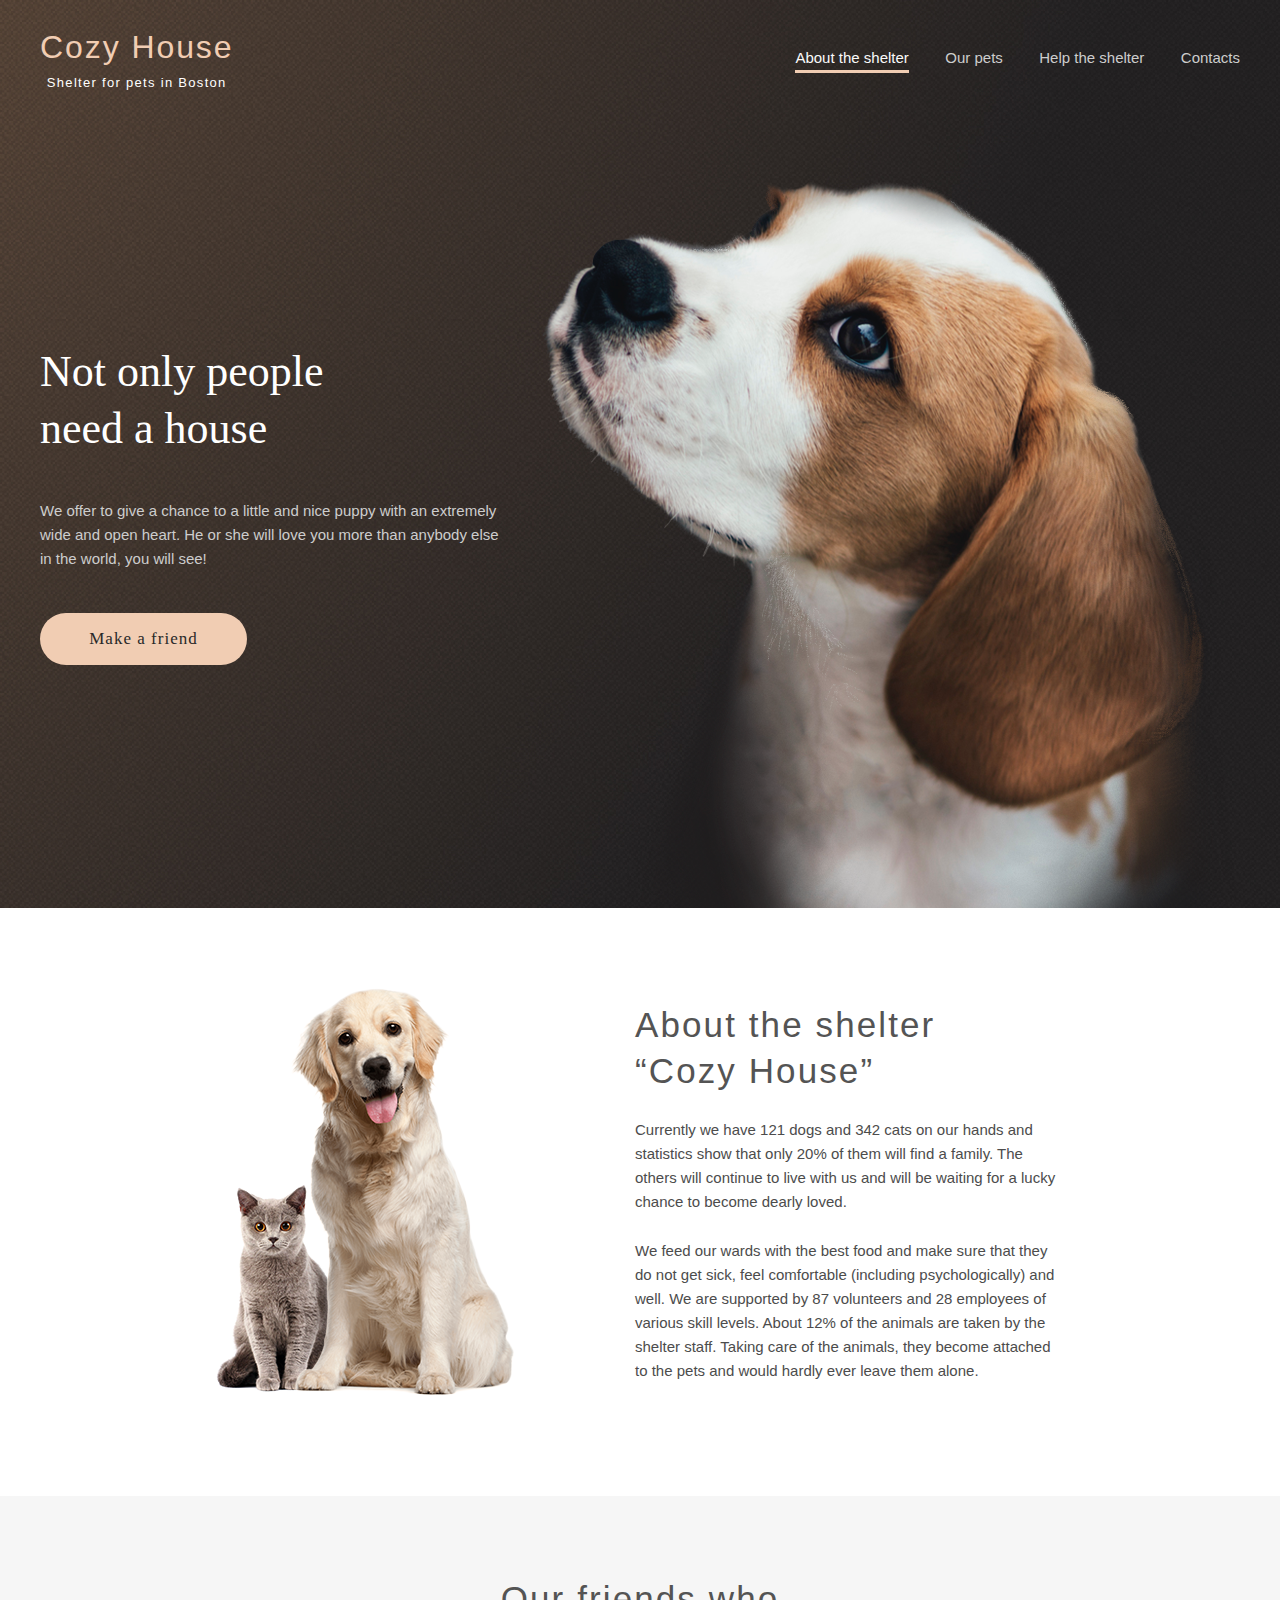
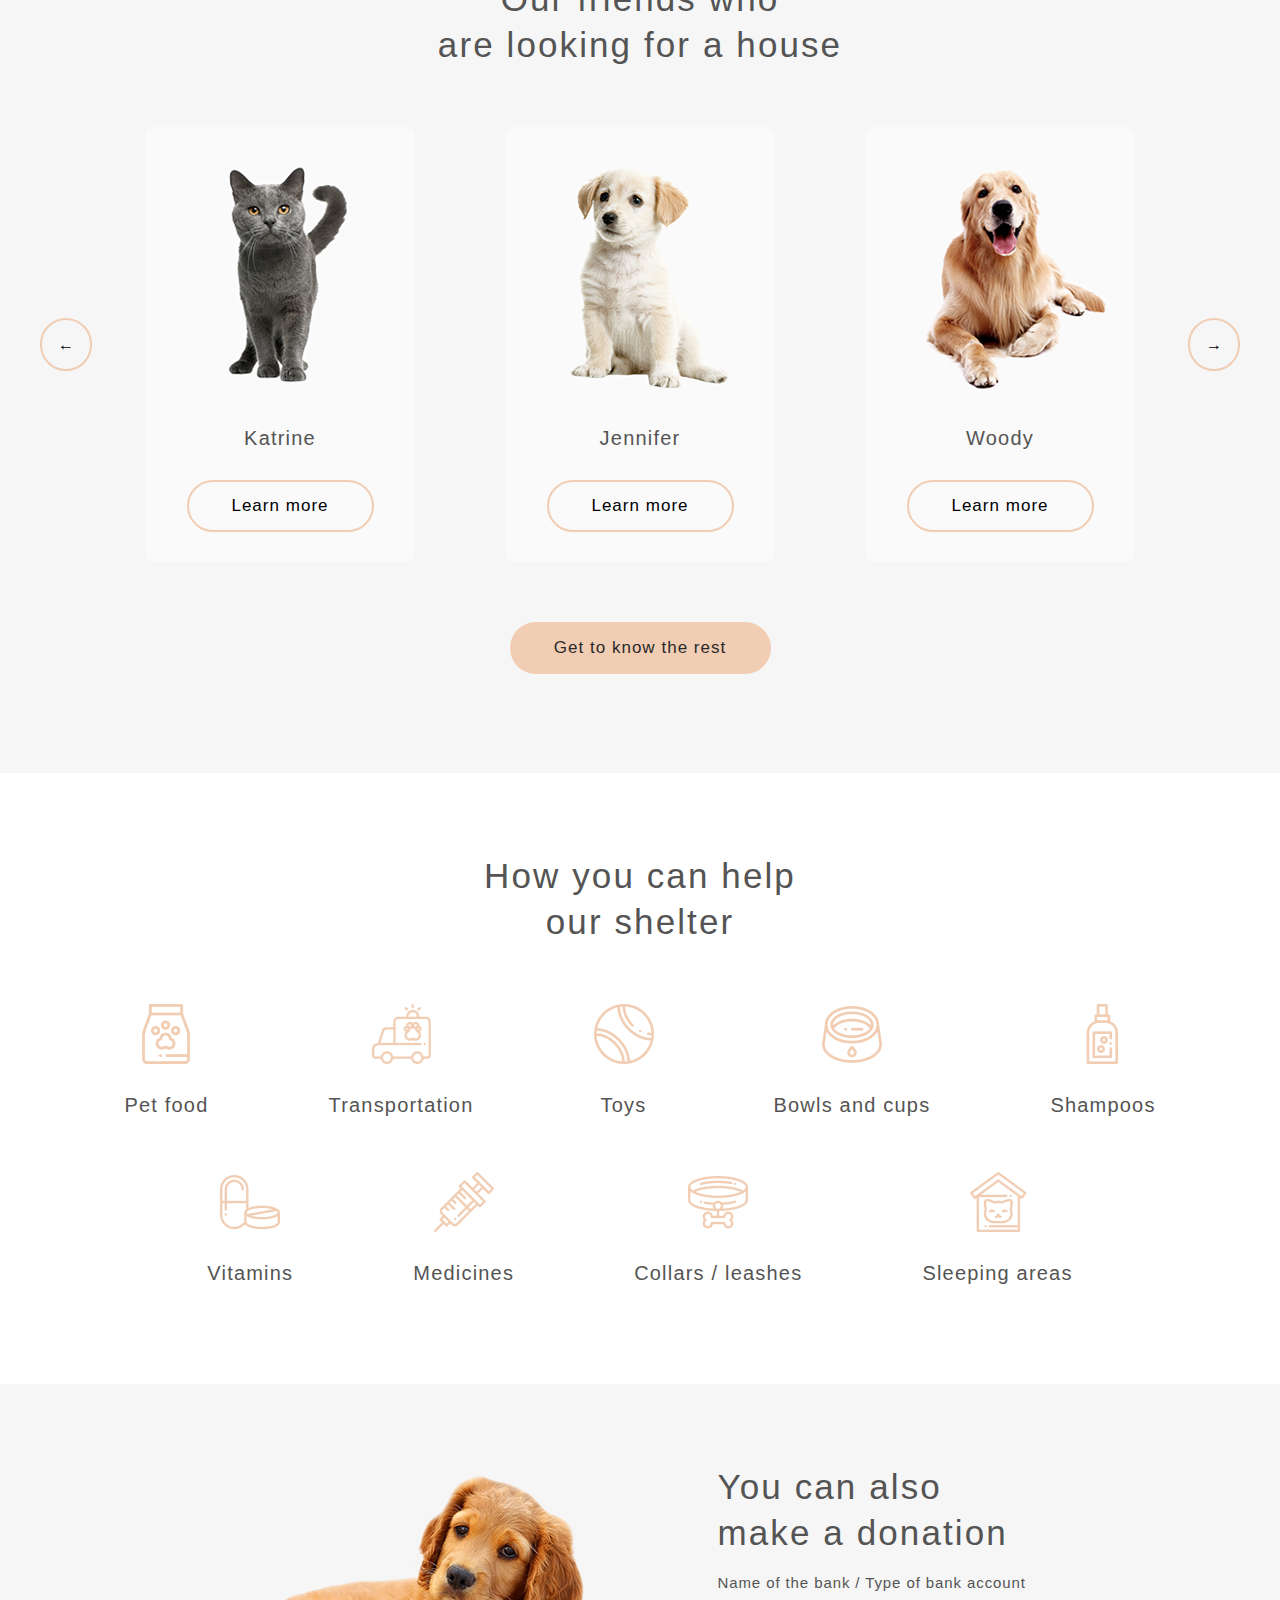
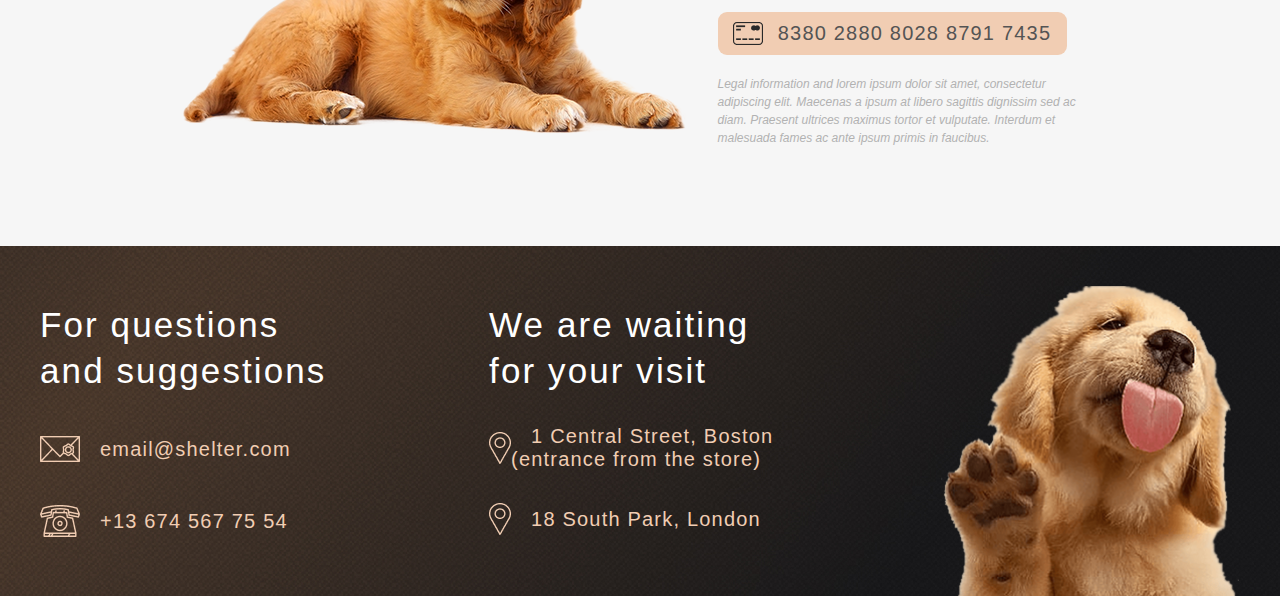
<file: index.html>
<!DOCTYPE html>
<html lang="en">
  <head>
    <meta charset="UTF-8">
    <meta http-equiv="X-UA-Compatible" content="IE=edge">
    <meta name="viewport" content="width=device-width, initial-scale=1.0">
    <link rel="stylesheet" type="text/css" href="./normolize.css">
    <link rel="stylesheet" type="text/css" href="./main.css">
    <link type="image/x-icon" href="./favicon.ico" rel="icon">
    <script src="./main.js"></script>
    <title>Shelter</title>
  </head>
  <body>
    <div class="wrapper">
      <div class="wrapper_cover">
        <div class="container">
          <header>
            <section class="header">
              <div class="header_div">
                <div class="logo">
                  <a href="">
                  <h2 class="upper_logo">Cozy House</h2>
                  <div class="lower_logo">Shelter for pets in Boston</div>
                  </a>
                </div>
                <nav class="menu">
                  <ul>
                    <li><a href="#" class="menu_link about_the">About the shelter</a></li>
                    <li><a href="./our_pets.html" class="menu_link">Our pets</a></li>
                    <li><a href="#Help_the_shelter" class="menu_link">Help the shelter</a></li>
                    <li><a href="#contacts" class="menu_link">Contacts</a></li>
                  </ul>
                </nav>
              </div>
            </section>
            <section class="about">
              <div class="start_content">
                <div class="start">
                  <div class="start_body">
                    <h1 class="start_h1">Not only people need a house</h1>
                    <p class="start_p">
                      We offer to give a chance to a little and nice puppy with an extremely wide and open heart. He or she will love you more than anybody else in the world, you will see!
                    </p>
                    <a href="#Our_pets"><button class="make_a_friend_btn">Make a friend</button></a>
                  </div>
              </div>
              <div class="start_image">
                <img
              src="./start-screen-puppy.png"
              alt="dog">
              </div>
            </div>
            </section>
          </header>
          </div>
        </div>
      </div>
          <main>
            <div class="wrapper">
            <section class="about">
              <div class="container">
                <div class="about_content">
                  <img class="about_img" src="./about-pets.png" alt="dog and cat">
                  <div class="about_text">
                    <h2 class="about_h2">About the shelter “Cozy House”</h2>
                    <p class="about_p">Currently we have 121 dogs and 342 cats on our hands and statistics show that only 20% of them will find a family. The others will continue to live with us and will be waiting for a lucky chance to become dearly loved.</p>
                    <p class="about_p">We feed our wards with the best food and make sure that they do not get sick, feel comfortable (including psychologically) and well. We are supported by 87 volunteers and 28 employees of various skill levels. About 12% of the animals are taken by the shelter staff. Taking care of the animals, they become attached to the pets and would hardly ever leave them alone.</p>
                  </div>
                </div>
              </div>
            </section>
            </div>
            <div class="wrapper">
            <div class="pets_cover">
            <section class="our_friends" id="Our_pets">
              <div class="container">
                <div class="pets_content">
                  <h2 class="pets_h2">Our friends who <br>
                    are looking for a house</h2>
                    <div class="sidebar">
                      <button class="arrow_sidebar   arrow_left">&#8592;</button>
                        <div class="card">
                          <img class="card_img" alt="cat Katrine" src="./pets-katrine.png">
                          <p class="card_p">Katrine</p>
                          <button class="card_btn">Learn more</button>
                        </div>
                        <div class="card first_jenifer">
                          <img class="card_img" alt=" dog Jennifer" src="./pets-jennifer.png">
                          <p class="card_p">Jennifer</p>
                          <button class="card_btn">Learn more</button>
                        </div>
                        <div class="card last_woody">
                          <img class="card_img" alt="dog Woody" src="./pets-woody.png">
                          <p class="card_p">Woody</p>
                          <button class="card_btn">Learn more</button>
                        </div>
                      <button class="arrow_sidebar arrow_right">&#8594;</button>
                    </div>
                    <a href="./our_pets.html"><button class="pets_btn">Get to know the rest</button></a>
                </div>
              </div>
            </section>
          </div>
          </div>
            <section class="help" id="Help_the_shelter" >
              <div class="wrapper">
                  <div class="container">
                    <div class="help_content">
                      <h2 class="help_h2">How you can help<br> our shelter</h2>
                      <div class="list">
                        <div class="list_box">
                          <img class="list_box_img" src="./icon-pet-food.png" alt="Pet food">
                          <p class="list_box_p">Pet food</p>
                        </div>
                        <div class="list_box">
                          <img class="list_box_img" src="./icon-transportation.png" alt="Transportation">
                          <p class="list_box_p">Transportation</p>
                        </div>
                        <div class="list_box">
                          <img class="list_box_img" src="./icon-toys.png" alt="Toys">
                          <p class="list_box_p">Toys</p>
                        </div>
                        <div class="list_box">
                          <img class="list_box_img" src="./icon-bowls-and-cups.png" alt="Bowls and cups">
                          <p class="list_box_p">Bowls and cups</p>
                        </div>
                        <div class="list_box last_child">
                          <img class="list_box_img" src="./icon-shampoos.png" alt="Shampoos">
                          <p class="list_box_p">Shampoos</p>
                        </div>
                        <div class="list_box">
                          <img class="list_box_img" src="./icon-vitamins.png" alt="Vitamins">
                          <p class="list_box_p">Vitamins</p>
                        </div>
                        <div class="list_box">
                          <img class="list_box_img" src="./icon-medicines.png" alt="Medicines">
                          <p class="list_box_p">Medicines</p>
                        </div>
                        <div class="list_box">
                          <img class="list_box_img" src="./icon-collars-leashes.png" alt="Collars / leashes">
                          <p class="list_box_p">Collars / leashes</p>
                        </div>
                        <div class="list_box last_child_2">
                          <img class="list_box_img" src="./icon-sleeping-area.png" alt="Sleeping areas">
                          <p class="list_box_p">Sleeping areas</p>
                        </div>
                      </div>
                    </div>
                  </div>
              </div>
            </section>
            <section class="in_addition">
              <div class="wrapper">
                <div class="donaton_cover">
                  <div class="container">
                    <div class="donation_content">
                      <img class="img_donation" src="./donation-dog.png" alt="orange dog">
                      <div class="donation_box">
                        <h2 class="donation_h2">You can also <br> make a donation</h2>
                        <p class="donation_p">Name of the bank / Type of bank account</p>
                        <div class="donation_card">
                          <img class="img_card_donation" src="./credit-card.png" alt="credit card">
                          <a href=""><p class="donation_number">8380 2880 8028 8791 7435</p></a>
                        </div>
                        <p class="small_donation_p">Legal information and lorem ipsum dolor sit amet, consectetur adipiscing elit. Maecenas a ipsum at libero sagittis dignissim sed ac diam. Praesent ultrices maximus tortor et vulputate. Interdum et malesuada fames ac ante ipsum primis in faucibus.</p>
                      </div>
                    </div>  
                  </div>
                </div>
              </div>  
            </section>
          </main>
          <footer>
            <section class="footer" id="contacts">
              <div class="wrapper">
                <div class="footer_cover">
                  <div class="container">
                    <div class="footer_content">
                      <div class="contacts_footer">
                        <h2 class="footer_h2_contacts">For questions and suggestions</h2>
                        <div class="emeil">
                          <img class="emeil_img" alt="emeil" src="./icon-email.png">
                          <p class="emeil_text"><a class="link_footer" href="mailto:email@shelter.com">email@shelter.com</a></p>
                        </div>
                        <div class="phone">
                          <img class="phone_img" alt="phone" src="./icon-phone.png">
                          <p class="phone_number"><a class="link_footer" href="tel:+136745677554">+13 674 567 75 54</a></p>
                        </div>
                      </div>
                      <div class="footer_visit">
                        <h2 class="footer_h2_visit">We are waiting for your visit</h2>
                        <div class="adress">
                          <img class="local_img" alt="local" src="./icon-marker.png">
                          <p class="adress_1"><a class="link_footer" href="https://goo.gl/maps/RVjtLUbFLeLNG8XB9" target="_blank">1 Central Street, Boston (entrance from the store)</a></p>
                        </div>
                        <div class="adress">
                          <img class="local_img" alt="local" src="./icon-marker.png">
                          <p class="adress_2"><a class="link_footer" href="https://goo.gl/maps/CykNNMRoRVRaDKs98" target="_blank">18 South Park, London</a></p>
                        </div>
                      </div>
                      <img class="dog_footer_img" src="./footer-puppy.png" alt="orange dog">
                    </div>  
                  </div>  
                </div>  
              </div>
            </section>
          </footer>
  </body>
</html>
</file>
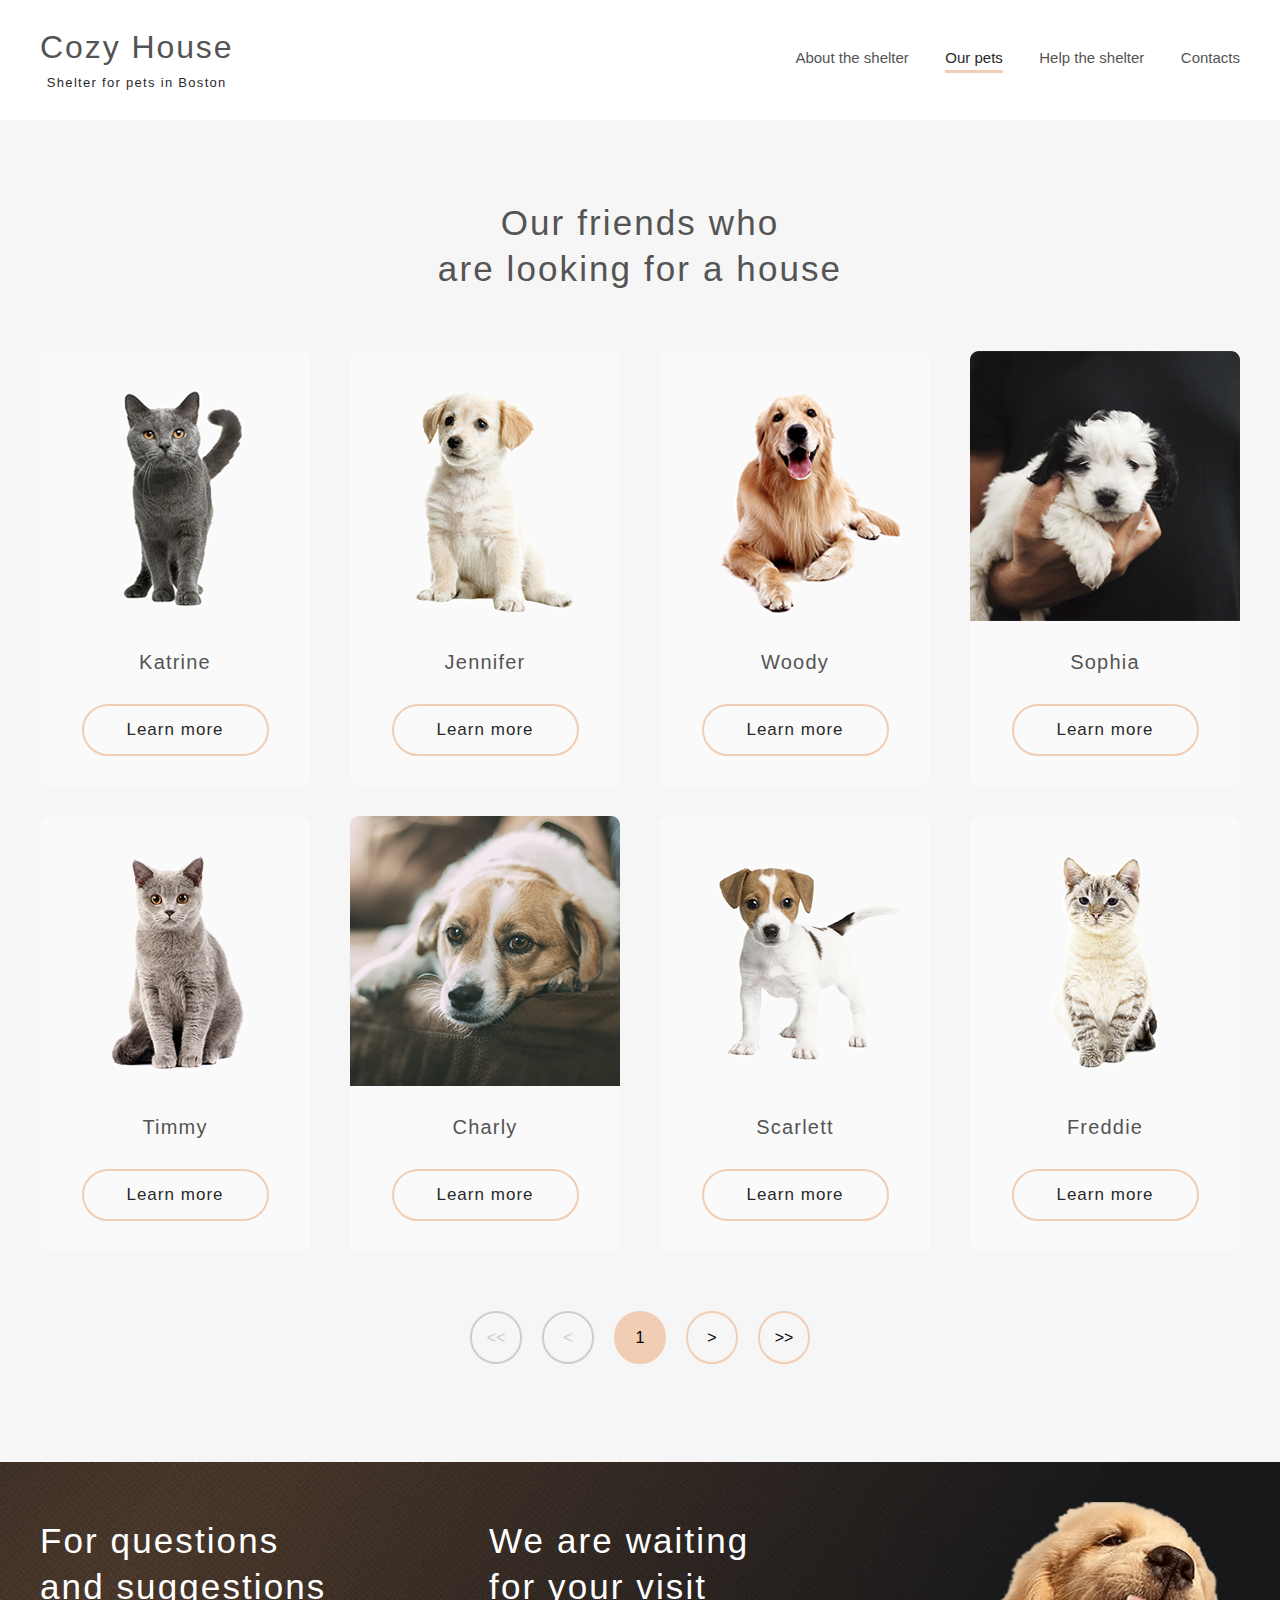
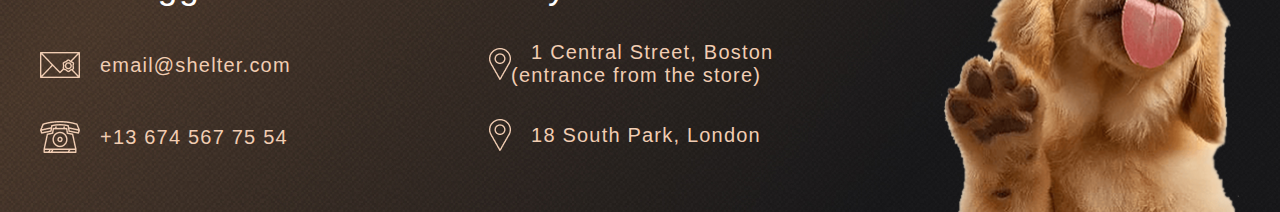
<file: our_pets.html>
<!DOCTYPE html>
<html lang="en">
<head>
    <meta charset="UTF-8">
    <meta http-equiv="X-UA-Compatible" content="IE=edge">
    <meta name="viewport" content="width=device-width, initial-scale=1.0">
    <link rel="stylesheet" href="./normolize.css">
    <link rel="stylesheet" href="./our_pets.css">
    <link type="image/x-icon" href="./favicon.ico" rel="icon">
    <title>Our pets</title>
</head>
<body>
        <div class="wrapper">
            <div class="container">
                <header>
                    <section class="header">
                      <div class="header_div">
                        <div class="logo">
                          <a href="./index.html">
                          <h2 class="upper_logo">Cozy House</h2>
                          <div class="lower_logo">Shelter for pets in Boston</div>
                          </a>
                        </div>
                        <nav class="menu">
                          <ul>
                            <li><a href="./index.html" class="menu_link">About the shelter</a></li>
                            <li><a href="#" class="menu_link  enter">Our pets</a></li>
                            <li><a href="/index.html#Help_the_shelter" class="menu_link">Help the shelter</a></li>
                            <li><a href="#contacts" class="menu_link">Contacts</a></li>
                          </ul>
                        </nav>
                      </div>
                    </section>
                </header>
            </div>
        </div>
    <main>
        <section class="our_friends">
            <div class="wrapper">
                <div class="main_cover">
                    <div class="container">
                        <div class="our_friends_container">
                            <h1 class="our_friends_h1">Our friends who<br>
                                are looking for a house</h1>
                            <div class="div_cards">
                                <div class="card">
                                    <img class="card_img" alt="cat Katrine" src="./pets-katrine.png">
                                    <p class="card_p">Katrine</p>
                                    <button class="card_btn">Learn more</button>
                                  </div>
                                  <div class="card">
                                    <img class="card_img" alt=" dog Jennifer" src="./pets-jennifer.png">
                                    <p class="card_p">Jennifer</p>
                                    <button class="card_btn">Learn more</button>
                                  </div>
                                  <div class="card">
                                    <img class="card_img" alt="dog Woody" src="./pets-woody.png">
                                    <p class="card_p">Woody</p>
                                    <button class="card_btn">Learn more</button>
                                  </div>
                                <div class="card card_320_none">
                                    <img class="card_img" alt="dog Sophia" src="./sophia.png">
                                    <p class="card_p">Sophia</p>
                                    <button class="card_btn">Learn more</button>
                                </div>
                                <div class="card card_320_none">
                                    <img class="card_img" alt="cat Timmy" src="./pets-timmy.png">
                                    <p class="card_p">Timmy</p>
                                    <button class="card_btn">Learn more</button>
                                </div>
                                <div class="card card_320_none">
                                    <img class="card_img" alt="dog Charly" src="./pets-charly.png">
                                    <p class="card_p">Charly</p>
                                    <button class="card_btn">Learn more</button>
                                </div>
                                <div class="card pred_last_card card_320_none">
                                    <img class="card_img" alt="dog Scarlett" src="./scarlet.png">
                                    <p class="card_p">Scarlett</p>
                                    <button class="card_btn">Learn more</button>
                                </div>
                                <div class="card last_card card_320_none">
                                    <img class="card_img" alt="cat Freddie" src="./freddie.png">
                                    <p class="card_p">Freddie</p>
                                    <button class="card_btn">Learn more</button>
                                </div>
                            </div>
                            <div class="navigation_div">
                                <button class="nav_btn back">&lt;&lt;</button>
                                <button class="nav_btn back">&lt;</button>
                                <button class="nav_btn actived">1</button>
                                <button class="nav_btn forward">&gt;</button>
                                <button class="nav_btn forward">&gt;&gt;</button>
                            </div>
                        </div>
                    </div>
                </div>
            </div>
        </section>
    </main>
    <footer>
        <section class="footer" id="contacts">
            <div class="wrapper">
              <div class="footer_cover">
                <div class="container">
                  <div class="footer_content">
                    <div class="contacts_footer">
                      <h2 class="footer_h2_contacts">For questions and suggestions</h2>
                      <div class="emeil">
                        <img class="emeil_img" alt="emeil" src="./icon-email.png">
                        <p class="emeil_text"><a class="link_footer" href="mailto:email@shelter.com">email@shelter.com</a></p>
                      </div>
                      <div class="phone">
                        <img class="phone_img" alt="phone" src="./icon-phone.png">
                        <p class="phone_number"><a class="link_footer" href="tel:+136745677554">+13 674 567 75 54</a></p>
                      </div>
                    </div>
                    <div class="footer_visit">
                      <h2 class="footer_h2_visit">We are waiting for your visit</h2>
                      <div class="adress">
                        <img class="local_img" alt="local" src="./icon-marker.png">
                        <p class="adress_1"><a class="link_footer" href="https://goo.gl/maps/RVjtLUbFLeLNG8XB9" target="_blank">1 Central Street, Boston (entrance from the store)</a></p>
                      </div>
                      <div class="adress">
                        <img class="local_img" alt="local" src="./icon-marker.png">
                        <p class="adress_2"><a class="link_footer" href="https://goo.gl/maps/CykNNMRoRVRaDKs98" target="_blank">18 South Park, London</a></p>
                      </div>
                    </div>
                    <img class="dog_footer_img" src="./footer-puppy.png" alt="orange dog">
                  </div>  
                </div>  
              </div>  
            </div>
          </section>
    </footer>
</body>
</html>
</file>
<file: normolize.css>
* {
	padding: 0px;
	margin: 0px;
	border: none;
}

*,
*::before,
*::after {
	box-sizing: border-box;
}

:focus,
:active {
	/*outline: none;*/
}

a:focus,
a:active {
	/* outline: none;*/
}

/* Links */

a, a:link, a:visited  {
    /* color: inherit; */
    text-decoration: none;
    /* display: inline-block; */
}

a:hover  {
    /* color: inherit; */
    text-decoration: none;
}

/* Common */

aside, nav, footer, header, section, main {
	display: block;
}

h1, h2, h3, h4, h5, h6, p {
    font-size: inherit;
	font-weight: inherit;
}

ul, ul li {
	list-style: none;
}

img {
	vertical-align: top;
}

img, svg {
	max-width: 100%;
	height: auto;
}

address {
  font-style: normal;
}

/* Form */

input, textarea, button, select {
	font-family: inherit;
    font-size: inherit;
    color: inherit;
    background-color: transparent;
}

input::-ms-clear {
	display: none;
}

button, input[type="submit"] {
    display: inline-block;
    box-shadow: none;
    background-color: transparent;
    background: none;
    cursor: pointer;
}

input:focus, input:active,
button:focus, button:active {
    outline: none;
}

button::-moz-focus-inner {
	padding: 0;
	border: 0;
}

label {
	cursor: pointer;
}

legend {
	display: block;
}
</file>
<file: main.css>
body {
    font-family: 'Georgia', sans-serif;
}

html {
    scroll-behavior: smooth;
}

.wrapper {
    min-height: 100%;
    overflow: hidden;
}

.wrapper_cover {
    display: flex;
    background-image: url(./start-screen-gradient-background.jpg);
    background-size: cover;
    height: 908px;
}

.container {
    width: 1280px;
    margin: 0 auto;
    padding: 0px 40px;
}


/* HEADER ////////////////////////////////////////////////// */

.header_div {
    display: flex;
    justify-content: space-between;

    margin-top: 30px;
    height: 60px;
}


.logo {
    padding-right: 20px;
}

.upper_logo {
    font-style: normal;
    font-size: 32px;
    line-height: 110%;
    letter-spacing: 0.06em;
    
    color: #F1CDB3;
}

.lower_logo {
    font-family: 'Arial';
    font-style: normal;
    font-weight: 400;
    font-size: 13px;

    letter-spacing: 0.1em;
    padding-top: 10px;

    color: white;
    
    text-align: center;
}

ul {
    list-style-type: none;

    margin: 0;
    padding: 16px 0px 17px 0px;
}

li {
    display: inline; 
    margin-left: 32px;
}

.menu_link {
    color: #CDCDCD;
    
    font-family: 'Arial';
    font-style: normal;
    font-weight: 400;
    font-size: 15px;
    padding-bottom: 4px;
    line-height: 160%;

    border-bottom: 0px solid #F1CDB3;
}

.menu_link:active {
    border-bottom: 3px solid #F1CDB3;
}

.menu_link:hover{
    color: #FAFAFA;
}

.about_the {
    color: #FAFAFA;
    border-bottom: 3px solid #F1CDB3;
}

/* START ////////////////////////////////////////////////// */

.start {
    display: flex;
    padding-top: 90px;
    justify-content: space-between;
}

.start_content {
    display: flex;
}

.start_body {
    padding-top: 163px;
    margin-right: 42px;
}

.start_h1 {
    font-family: 'Georgia';
    font-style: normal;
    font-weight: 400;
    font-size: 44px;
    line-height: 130%;

    width: 310px;
    color: white;
}

.start_p {
    font-family: 'Arial';
    font-style: normal;
    font-weight: 400;
    font-size: 15px;
    line-height: 160%;

    color: #CDCDCD;

    width: 460px;

    margin-top: 42px;
}

.make_a_friend_btn{
    font-family: 'Georgia';
    font-style: normal;
    font-weight: 400;
    font-size: 17px;
    line-height: 130%;

    width: 207px;
    height: 52px;

    
    line-height: 130%;
    
    letter-spacing: 0.06em;
    color: #292929;
    background: #F1CDB3;
    border-radius: 100px;
    margin-top: 42px;

}

.make_a_friend_btn:hover {
    background: #FDDCC4;
}

.make_a_friend_btn:active {
    background: #ffffff;
    border: 3px solid #F1CDB3;
}

.start_image {
    margin-top: 90px;
    max-width: 698px;
    max-height: 728px;   
}


/* ABOUT ////////////////////////////////////////////////// */

.about_content {
    display: flex;
    justify-content: center;
    padding-top: 80px;
    height: 588px;
}

.about_img {
    width: 300px;
    height: 408px;
    margin-right: 120px;
}

.about_text {
    width: 430px;
    padding: 14px 0;
}

.about_h2{
    width: 370px;
    font-style: normal;
    font-weight: 400;
    font-size: 35px;
    line-height: 130%;
    
    letter-spacing: 0.06em;
    

    color: #545454;
}

.about_p{
    font-family: 'Arial';
    font-style: normal;
    font-weight: 400;
    font-size: 15px;
    line-height: 160%;
    padding-top: 25px;

    color: #4C4C4C;
}

/* Our Friends ////////////////////////////////////////////////// */

.pets_cover {
    background: #F6F6F6;
}

.pets_content{
    height: 877px;
    padding-top: 80px;

    text-align: center;
}

.pets_h2{
    font-style: normal;
    font-weight: 400;
    font-size: 35px;
    line-height: 130%;
    letter-spacing: 0.06em;

    color: #545454;

    text-align: center;
}

.sidebar{
    display: flex;
    padding-top: 60px;
}

.arrow_sidebar{
    border: 2px solid #F1CDB3;
    border-radius: 100px;
    min-width: 52px;
    min-height: 53px;

    align-self: center;

    margin-left: 8px;
}

.arrow_left{
    margin-left: 0px;
    margin-right: 8px; 
}

.arrow_sidebar:hover {
    background: #FDDCC4;
}

.arrow_sidebar:active {
    background: #FDDCC4;
    opacity: 0.5;
}

.card{
    width: 270px;
    height: 435px;

    background-color: #FAFAFA;
    border-radius: 9px;

    margin: 0 45px;
}

.card:hover .card_btn {
    background: #FDDCC4;
}

.card:active .card_btn {
    color: #F6F6F6;
}


.card_img{
    min-width: 270px;
    min-height: 270px;
}

.card_p{
    font-style: normal;
    font-weight: 400;
    font-size: 20px;
    line-height: 23px;
    letter-spacing: 0.06em;

    color: #545454;    

    padding: 30px 0px;
}

.card_btn{
    width: 187px;
    height: 52px;

    border: 2px solid #F1CDB3;
    border-radius: 100px;

    font-style: normal;
    font-weight: 400;
    font-size: 17px;
    line-height: 130%;
    
    letter-spacing: 0.06em;    
}

.card_btn:hover {
    background: #FDDCC4;
}

.pets_btn{
    width: 261px;
    height: 52px;
    
    background: #F1CDB3;
    border-radius: 100px;

    font-style: normal;
    font-weight: 400;
    font-size: 17px;
    line-height: 130%;
    
    letter-spacing: 0.06em;
    
    color: #292929;

    margin-top: 60px;
}

.pets_btn:hover{
 background-color: #FDDCC4;;
}

.pets_btn:active {
    background: #ffffff;
    border: 3px solid #F1CDB3;
}   


/* HELP ////////////////////////////////////////////////// */

.help_content{
    height: 611px;
    padding: 80px 0px 100px 0px;

    text-align: center;
}

.help_h2{
    font-style: normal;
    font-weight: 400;
    font-size: 35px;
    
    line-height: 130%;
    letter-spacing: 0.06em;
    
    color: #545454;    
}

.list{ 
    display: flex;

    justify-content: center;
    flex-wrap: wrap;
    margin-top: 5px;
}

.list_box{
    margin-right: 60px;
    margin-left: 60px;
    margin-top: 55px;
}


.list_box_img{
    width: 60px;
    height: 60px;
}

.list_box_p{
    font-style: normal;
    font-weight: 400;
    font-size: 20px;
    line-height: 115%;
    
    letter-spacing: 0.06em;
    color: #545454;

    margin-top: 30px;

    text-align: center;
}


/* In addition ////////////////////////////////////////////////// */

.donaton_cover {
    background: #F6F6F6;
}

.donation_content {
    display: flex;
    justify-content: center;
    padding-top: 80px;
    height: 462px;
}

.donation_box{
    width: 380px;
    margin-left: 30px;
}

.img_donation {
    margin-top: 10px;
    width: 505px;
    height: 261px;
}

.donation_h2{
    font-style: normal;
    font-weight: 400;
    font-size: 35px;
    
    letter-spacing: 0.06em;
    line-height: 130%;
    
    color: #545454;

    padding-bottom: 20px;
}

.donation_p{
    font-style: normal;
    font-weight: 400;
    font-size: 15px;
    line-height: 110%;
    
    letter-spacing: 0.06em;
       
    color: #545454;

    padding-bottom: 20px;
}

.donation_card{
    display: flex;
    justify-content: center;
    align-items: center;
    height: 43px;
    width: 349px;

    background: #F1CDB3;
    border-radius: 9px;    
}

.img_card_donation{
    width: 30px;
    height: 23px;    
}

.donation_number{
    font-style: normal;
    font-weight: 400;
    font-size: 20px;
    line-height: 115%;
       
    letter-spacing: 0.06em;
        
    color: #545454;    

    margin-left: 15px;
}

.small_donation_p{
    font-family: 'Arial';
    font-style: italic;
    font-weight: 400;
    font-size: 12px;
    line-height: 18px;


    color: #B2B2B2;  

    padding-top: 20px;
}


/* footer ////////////////////////////////////////////////// */

.footer_cover {
    background-image: url(./footer-gradient-background.jpg);
    background-size: cover;
    height: 350px;
}

.footer_content {
    display: flex;
    padding-top: 40px;
    justify-content: space-around;
}

.contacts_footer{
    display: flex;
    flex-direction: column;
}

.footer_h2_contacts, .footer_h2_visit{
    font-style: normal;
    font-weight: 400;
    font-size: 35px;
    line-height: 130%;
    
    letter-spacing: 0.06em;
    
    color: #FFFFFF;
}

.emeil_img{
    width: 40px;
    height: 32px;
}

.phone_img{
    width: 40px;
    height: 32px;
}

.local_img{
    width: 22px;
    height: 32px;
}


.dog_footer_img{
    width: 300px;
    height: 310px;
}

.contacts_footer, .footer_visit {
    margin-right: 160px;
    padding-top: 16px;
}

.phone , .emeil {
    display: flex;
    padding-top: 40px;
    align-items: center;
}

.adress {
    display: flex;
    align-items: center;
    padding-top: 32px;
}


.link_footer {
    font-style: normal;
    font-weight: 400;
    font-size: 20px;
    line-height: 115%;
    
    letter-spacing: 0.06em;
        
    color: #F1CDB3;

    padding-left: 20px;
}

/* @media /////////////////////////////*/

@media (max-width: 1279px) {

    /* HEADER ///////////////////////////////////////////*/
    .wrapper_cover {
        height: 1165px;
    }

    /* Start ///////////////////////////////////////////// */

    .container {
        width: 1280px;
        margin: 0 auto;
        padding: 0px 30px;
    }
    .start {
        padding: 60px 120px 0px 125px;
    }

    .start_content {
        display: flex;
        flex-direction: column;
        align-items: center;
    }

    .start_body {
        padding-top: 0px;
        margin-right: 0px;
    }
    .start_p {
        width: 100%;
        height: 72px;
    }

    .start_image {
        margin-top: 60px;
        width: 569px;
        height: 593px;
        margin-left: auto;
    }
    
    .make_a_friend_btn{
        display: flex;
        justify-content: center;
        align-items: center;
        margin: 42px auto;
    }


/* ABOUT ////////////////////////////////////////////////// */

    .about_content {
        width: 100vw;
        height: 1048px;
        flex-direction: column;
        justify-content: flex-start;
        align-items: center;
        padding: 80px 200px 100px 140px;
    }

    .about_img {
        margin-top: 80px;
        order: 1;
        margin-right: 0px;
    }

    .about_text {
        width: 100%;
        padding: 0px;
        }

/* Our Friend ////////////////////////////////////////////////// */

    .pets_content{
        width: 100vw;
        padding-right: 55px;
    }

    .sidebar {
        justify-content: space-between;
    }

    pets_h2{ 
        width: 100%;
    }

    .arrow_right {
        margin-left: -26px;
    }

    .card{
        margin: 0;
        margin-right: 40px;
    }

    .arrow_left{
        margin-right: 14px;
    }


    /* HELP ////////////////////////////////////////////////// */

    .help_content {
        height: 779px;
        width: 100vw;
        padding-right: 55px;
    }

    .help_h2{ 
        width: 100%;
    }

    .list_box{
        margin-right: 30px;
        margin-left: 30px;
        width: 170px ;
        height: 113px;

    }

    /* In addition ////////////////////////////////////////////////// */
    
    .donation_content {
        width: 100vw;
        height: 783px;
        flex-direction: column;
        align-items: center;

        padding-top: 0px;
        padding-right: 55px;

    }

    .donation_box{
        margin-left: 0px;
    }

    .img_donation {
        margin-top: 60px;
        margin-bottom: 20px;
        order: 1;
    }

/* footer ////////////////////////////////////////////////// */

    .footer_cover {
        height: 100%;

    }

    .footer_content {
        width: 100vw;
        padding-right: 70px;
        flex-wrap: wrap;
        padding-top: 30px;
        margin-left: 30px;
    }


    .dog_footer_img{
        margin-left: -50px;
    }

    .contacts_footer, .footer_visit {
        margin-right: 60px;
        padding-top: 0px;
        padding-bottom: 65px;
    }

}


@media (max-width: 1100px) {
        .last_woody{
        display: none;
    }

}

@media (max-width: 767px) {

      /* HEADER ///////////////////////////////////////////*/
      .wrapper_cover {
        height: 823px;
    }

    .logo {
        padding-left: 10px;
    }

    .menu {
        display: none;
    }

    /* Start ///////////////////////////////////////////// */

    .container {
        padding: 0px 10px;
    }
    .start {
        padding: 0;
    }

    .start_h1 {
        letter-spacing: 0.06em;

        width: 100%;

        text-align: center;

        line-height: 125%;
        padding-top: 60px;
        font-size: 25px;
        padding-left: 40px;
        padding-right: 40px;
    }

    .start_p {
        font-size: 15px;
        text-align: center;
        height: 96px;
    }

    .start_image {
        width: 260px;
        height: 272px;
    }
    
    /* ABOUT ////////////////////////////////////////////////// */

    .about_img {
        width: 260px;
        height: 353.6px;
        margin-top: 20px;
    }

    .about_content {
        height: 100%;
        padding: 42px 35px 42px 15px;
    }

    .about_h2 {
        width: 100%;
        text-align: center;
        font-size: 25px;
        
        text-align: center;
        line-height: 125%;
        letter-spacing: 0.06em;
        padding-bottom: 25px;
    }

    .about_p {
        font-size: 15px;
        text-align: justify;
        padding: 0px;
        padding-bottom: 22px;
        
    }
    
    /* Our Friend ////////////////////////////////////////////////// */


    .pets_content{
        height: 100%;
        padding-top: 42px;
        padding-right: 20px;
        flex-wrap: wrap;
        padding-bottom: 42px;
    }

    .card {
        order: -1;
        margin: 0px;

    }

    .sidebar {
        padding: 0px;
        padding-top: 40px;
        flex-wrap: wrap;
        justify-content: center;
    }

    .arrow_sidebar{
        margin-top: 20px;
    }

    .arrow_left {
        margin-right: 40px;
    }

    .arrow_right {
        margin-left: 40px;
    }


    .first_jenifer {
        display: none;
    }

    .pets_h2{ 
        display: flex;
        width: 100%;

        justify-content: center;
        letter-spacing: 0.06em;
        font-size: 25px;
    }

    .pets_btn{
        margin-top: 42px;
    }

/* HELP ////////////////////////////////////////////////// */

    .help_content {
        padding: 42px 0px;
        height: 100%;
        padding-right: 20px;
    }

    .help_h2 {
        font-size: 25px;

        display: flex;
        justify-content: center;
        text-align: center;
        letter-spacing: 0.06em;
        margin-bottom: 12px;
    }

    .list {
        margin-right: 5px;
        margin-left: 5px;
        justify-content: space-between ;
        
    }

    .list_box{
        margin-top: 30px;
        margin-right: 0px;
        margin-left: 0px;
        width: 130px;
        height: 87px;

    }

    .list_box_p {
        margin-top: 20px;
    }

    .list_box_img {
        width: 50px;
        height: 50px;
    }

    .list_box_p {
        font-size: 15px;  
    }

    .two {
        margin-left: 45px;
    }

  /* In addition ////////////////////////////////////////////////// */

  .donation_content {
    height: 542px;
    padding: 15px 15px 0px 0px;
  }

  .donation_box {
    display: flex;
    flex-direction: column;
    align-items: center;
  }

  .donation_h2{
    font-size: 25px;

    text-align: center;
    padding-bottom: 25px;
  }

  .donation_p {
    font-size: 15px;
    line-height: 110%;

    text-align: center;    
    letter-spacing: 0.001em;
  }

  .donation_number {
    font-size: 15px;  
  }

  .donation_card {
    width: 281px;
    height: 43px;    
  }

  .small_donation_p {
    width: 280px;
    font-size: 12px;
    line-height: 18px;
    display: flex;
    align-items: center;
    text-align: justify;  
  }
  
  .img_donation {
    margin-top: 42px;
    width: 260px;
    height: 135.2px;    
  }


/* footer ////////////////////////////////////////////////// */

  .footer_content{
    padding: 0px;
    padding-top: 30px;
    margin: 0px;
    align-items: center;
    margin-left: 20px;
  }

  .contacts_footer, .footer_visit {
    display: flex;
    flex-direction: column;
    padding-bottom: 40px;
    align-items: center;
  }

    .footer_h2_contacts, .footer_h2_visit {
        font-size: 25px;
        text-align: center;
        margin: 0px;
        padding: 0px 20px;
        width: 100vw;
    }
    
    .dog_footer_img {
        width: 260px;
        height: 269px;
        padding-right: 5px;
    }

    .adress {
        padding-top: 40px;
        margin-left: 10px;
    }

    .adress_1, .adress_2 {
        display: flex;
    }

    .adress_2{
        padding-right: 40px;
    }

}
</file>
<file: our_pets.css>
body {
    font-family: 'Georgia', sans-serif;
}

html {
    scroll-behavior: smooth;
}

.wrapper {
    min-height: 100%;
    overflow: hidden;
}

.container {
    width: 1280px;
    margin: 0 auto;
    padding: 0px 40px;
}


/* HEADER///////////////////////////////////////////////// */

.header_div {
    display: flex;
    justify-content: space-between;

    padding-top: 30px;
    height: 120px;
}


.logo {
    padding-right: 20px;
}

.upper_logo {
    font-style: normal;
    font-size: 32px;
    line-height: 110%;
    
    letter-spacing: 0.06em;

    color: #545454;
}

.lower_logo {
    font-family: 'Arial';
    font-style: normal;
    font-weight: 400;
    font-size: 13px;

    letter-spacing: 0.1em;
    padding-top: 10px;

    color: #292929;
    text-align: center;
}

ul {
    list-style-type: none;

    margin: 0;
    padding: 16px 0px 17px 0px;
}

li {
    display: inline; 
    margin-left: 32px;
}

.menu_link {
    color: #545454;

    
    font-family: 'Arial';
    font-style: normal;
    font-weight: 400;
    font-size: 15px;
    padding-bottom: 4px;
    line-height: 160%;

    border-bottom: 0px solid #F1CDB3;
}

.menu_link:active {
    border-bottom: 3px solid #F1CDB3;
}

.menu_link:hover{
    color: #292929;;
}

.enter {
    color: #292929;;
    border-bottom: 3px solid #F1CDB3;
}


/* our friends///////////////////////////////////////////////// */

.main_cover {
    background: #F6F6F6;
}

.our_friends_container{
    height: 1342px;

    padding-top: 80px;
    padding-bottom: 100px;

    text-align: center;
}

.our_friends_h1 {
    font-style: normal;
    font-size: 35px;
    line-height: 130%;

    letter-spacing: 0.06em;

    color: #545454;
}

.div_cards{
    display: flex;
    padding-top: 45px;
    justify-content: space-between;
    flex-wrap: wrap;
}

.card{
    width: 270px;
    height: 435px;

    background-color: #FAFAFA;
    border-radius: 9px;

    margin: 15px 0px ;
}

.card_img{
    width: 270px;
    height: 270px;
}

.card_p{
    font-style: normal;
    font-weight: 400;
    font-size: 20px;
    line-height: 23px;
    letter-spacing: 0.06em;

    color: #545454;    

    padding: 30px 0px;
}

.card_btn{
    width: 187px;
    height: 52px;

    border: 2px solid #F1CDB3;
    border-radius: 100px;
    color: #292929;


    font-style: normal;
    font-weight: 400;
    font-size: 17px;
    line-height: 130%;
    
    letter-spacing: 0.06em;   
}

.card_btn:hover {
    background: #FDDCC4;
}

.card:hover .card_btn {
    background: #FDDCC4;
}

.card:active .card_btn {
    color: #F6F6F6;
}

.navigation_div{
    display: flex;
    justify-content: center;
    margin-top: 35px;
}

.nav_btn{
    border: 2px solid #F1CDB3;
    border-radius: 100px;
    width: 52px;
    height: 53px;

    align-self: center;

    margin: 10px;
}

.back {
    border: 2px solid #CDCDCD;
    color: #CDCDCD;
}

.actived {
    border: solid #F1CDB3;
    background-color: #F1CDB3;
}


.forward:hover {
    background: #FDDCC4;
}

.forward:active {
    background: #FDDCC4;
    opacity: 0.5;
}

/* our friends///////////////////////////////////////////////// */

.footer_cover {
    background-image: url(./footer-gradient-background.jpg);
    background-size: cover;
    height: 350px;
}

.footer_content {
    display: flex;
    padding-top: 40px;
    justify-content: space-around;
}

.contacts_footer{
    display: flex;
    flex-direction: column;
}

.footer_h2_contacts, .footer_h2_visit{
    font-style: normal;
    font-weight: 400;
    font-size: 35px;
    line-height: 130%;
    
    letter-spacing: 0.06em;
    
    color: #FFFFFF;
}

.emeil_img{
    width: 40px;
    height: 32px;
}

.phone_img{
    width: 40px;
    height: 32px;
}

.local_img{
    width: 22px;
    height: 32px;
}


.dog_footer_img{
    width: 300px;
    height: 310px;
}

.contacts_footer, .footer_visit {
    margin-right: 160px;
    padding-top: 16px;
}

.phone , .emeil {
    display: flex;
    padding-top: 40px;
    align-items: center;
}

.adress {
    display: flex;
    align-items: center;
    padding-top: 32px;
}


.link_footer {
    font-style: normal;
    font-weight: 400;
    font-size: 20px;
    line-height: 115%;
    
    letter-spacing: 0.06em;
        
    color: #F1CDB3;

    padding-left: 20px;
}

/* @media /////////////////////////////*/

@media (max-width: 1279px) {

    /* HEADER /////////////////////////*/

    .header_div {
        width: 100vw;
        padding-right: 60px;
    }

    /* our friends////////////////////////////////////////////// */

    .our_friends_container{
        width: 100vw;
        height: 100%;
        padding-right: 55px;
        padding-bottom: 60px;
    }

    .our_friends_h1{
        width: 100%;
    }

    .card{ 
        margin: 15px 20px;
    }

    .div_cards{
        justify-content: space-around;
        padding: 15px 45px;
    }

    .pred_last_card, .last_card {
        display: none;
    }

    .navigation_div{
        margin-top: 0px;
    }

    /* footer ////////////////////////////////////////////////// */

    .container {
        width: 1280px;
        margin: 0 auto;
        padding: 0px 30px;
    }

    .footer_cover {
        height: 100%;

    }

    .footer_content {
        width: 100vw;
        padding-right: 70px;
        flex-wrap: wrap;
        padding-top: 30px;
        margin-left: 30px;
    }

    .dog_footer_img{
        margin-left: -50px;
    }

    .contacts_footer, .footer_visit {
        margin-right: 60px;
        padding-top: 0px;
        padding-bottom: 65px;
    }

}


@media (max-width: 767px) {

    /* HEADER ///////////////////////////////////////////*/
    .wrapper_cover {
      height: 823px;
  }

  .logo {
      padding-left: 10px;
  }

  .menu {
      display: none;
  }


/* footer ////////////////////////////////////////////////// */

.footer_content{
    padding: 0px;
    padding-top: 30px;
    margin: 0px;
    align-items: center;
    margin-left: 20px;
  }

  .contacts_footer, .footer_visit {
    display: flex;
    flex-direction: column;
    padding-bottom: 40px;
    align-items: center;
  }

    .footer_h2_contacts, .footer_h2_visit {
        font-size: 25px;
        text-align: center;
        margin: 0px;
        padding: 0px 20px;
        width: 100vw;
    }
    
    .dog_footer_img {
        width: 260px;
        height: 269px;
        padding-right: 5px;
    }

    .adress {
        padding-top: 40px;
        margin-left: 10px;
    }

    .adress_1, .adress_2 {
        display: flex;
    }

    .adress_2{
        padding-right: 40px;
    }
 
    .container {
        padding: 0px 10px;
    }



        /* our friends////////////////////////////////////////////// */


        .our_friends_h1 {
            font-size: 25px;
            padding-bottom: 25px;
        }

        .our_friends_container{
            padding-right: 20px;
            padding-top: 42px;
            padding-bottom: 40px;
        }

        .div_cards {
            padding: 0px;
        }

        .card_320_none {
            display: none;
        }

        .nav_btn {
            margin: 5px;
        }

        .navigation_div {
            padding-top: 20px;
        }
}
</file>
